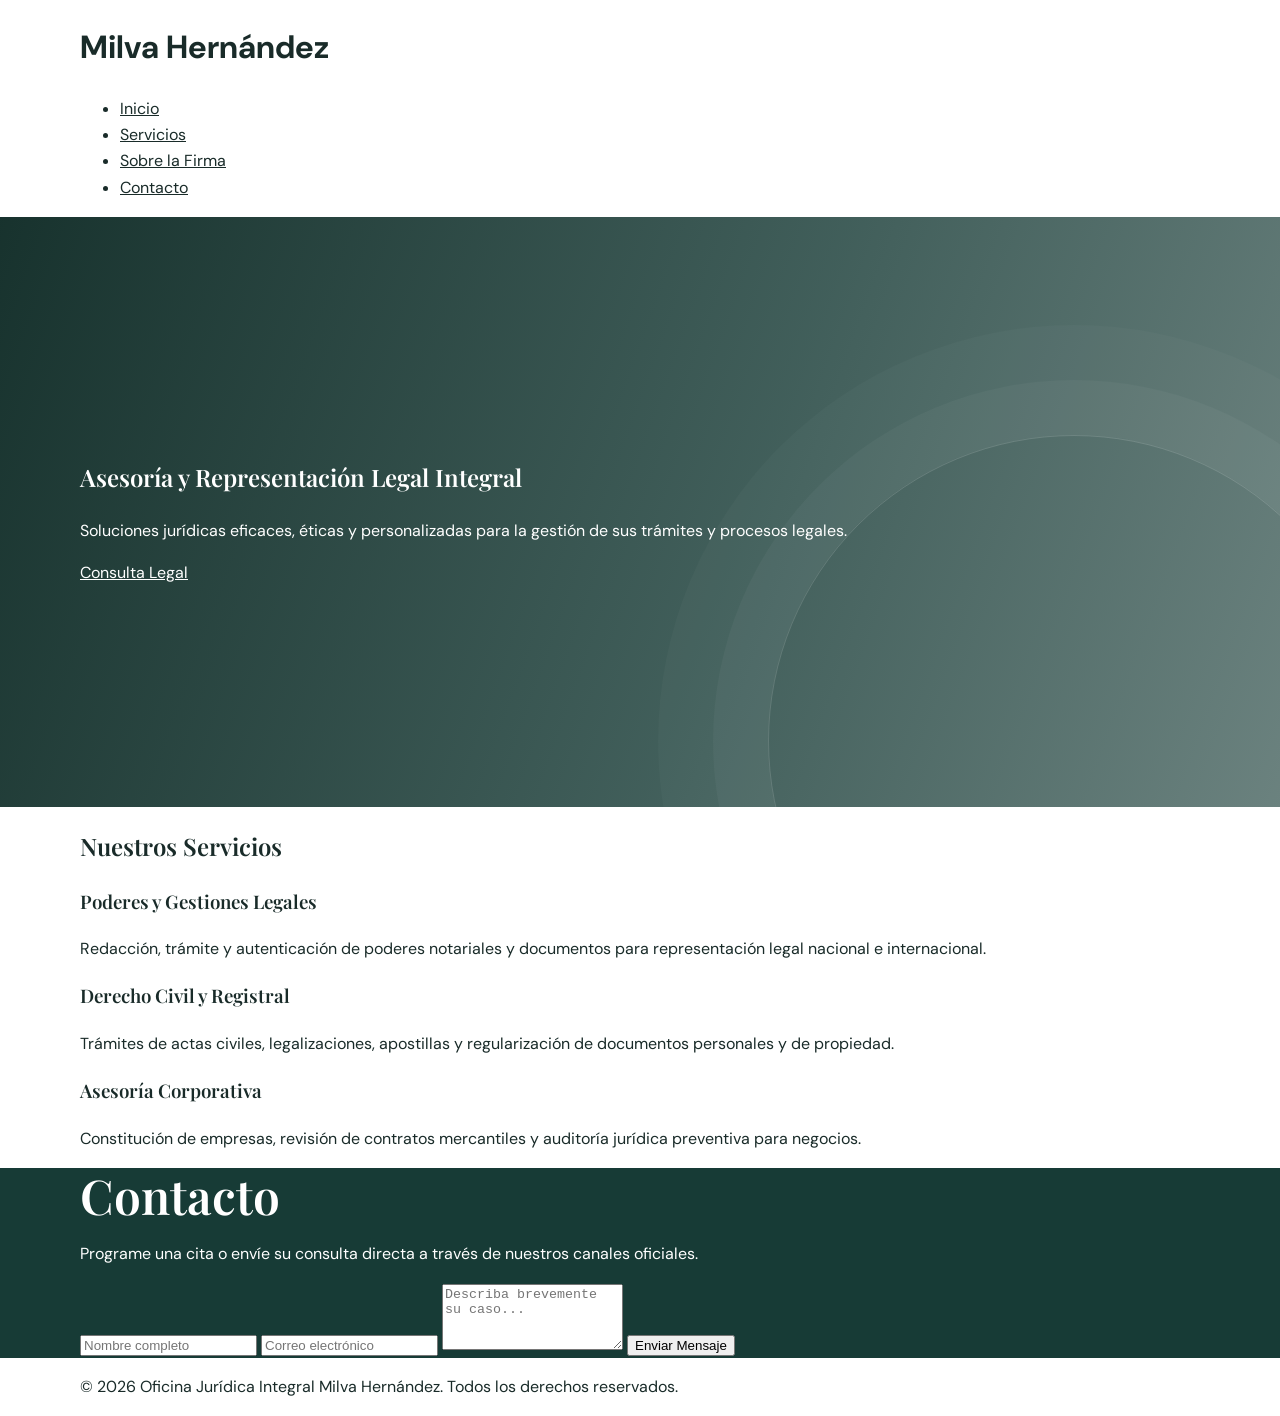
<file: Index.html>
<!DOCTYPE html>
<html lang="es">
<head>
  <meta charset="UTF-8">
  <meta name="viewport" content="width=device-width, initial-scale=1.0">
  <title>Oficina Jurídica Integral Milva Hernández</title>
  <link rel="stylesheet" href="style.css">
</head>
<body>

  <!-- Encabezado / Navegación -->
  <header>
    <div class="container">
      <h1 class="logo">Milva Hernández</h1>
      <nav>
        <ul>
          <li><a href="#inicio">Inicio</a></li>
          <li><a href="#servicios">Servicios</a></li>
          <li><a href="#nosotros">Sobre la Firma</a></li>
          <li><a href="#contacto">Contacto</a></li>
        </ul>
      </nav>
    </div>
  </header>

  <!-- Sección Principal / Hero -->
  <section id="inicio" class="hero">
    <div class="container">
      <h2>Asesoría y Representación Legal Integral</h2>
      <p>Soluciones jurídicas eficaces, éticas y personalizadas para la gestión de sus trámites y procesos legales.</p>
      <a href="#contacto" class="btn-primary">Consulta Legal</a>
    </div>
  </section>

  <!-- Área de Servicios Legal -->
  <section id="servicios" class="services">
    <div class="container">
      <h2>Nuestros Servicios</h2>
      <div class="grid-services">
        <div class="card">
          <h3>Poderes y Gestiones Legales</h3>
          <p>Redacción, trámite y autenticación de poderes notariales y documentos para representación legal nacional e internacional.</p>
        </div>
        <div class="card">
          <h3>Derecho Civil y Registral</h3>
          <p>Trámites de actas civiles, legalizaciones, apostillas y regularización de documentos personales y de propiedad.</p>
        </div>
        <div class="card">
          <h3>Asesoría Corporativa</h3>
          <p>Constitución de empresas, revisión de contratos mercantiles y auditoría jurídica preventiva para negocios.</p>
        </div>
      </div>
    </div>
  </section>

  <!-- Sección de Contacto -->
  <section id="contacto" class="contact">
    <div class="container">
      <h2>Contacto</h2>
      <p>Programe una cita o envíe su consulta directa a través de nuestros canales oficiales.</p>
      <form class="contact-form">
        <input type="text" placeholder="Nombre completo" required>
        <input type="email" placeholder="Correo electrónico" required>
        <textarea rows="4" placeholder="Describa brevemente su caso..." required></textarea>
        <button type="submit" class="btn-primary">Enviar Mensaje</button>
      </form>
    </div>
  </section>

  <!-- Pie de página -->
  <footer>
    <div class="container">
      <p>&copy; 2026 Oficina Jurídica Integral Milva Hernández. Todos los derechos reservados.</p>
    </div>
  </footer>

</body>
</html>
</file>
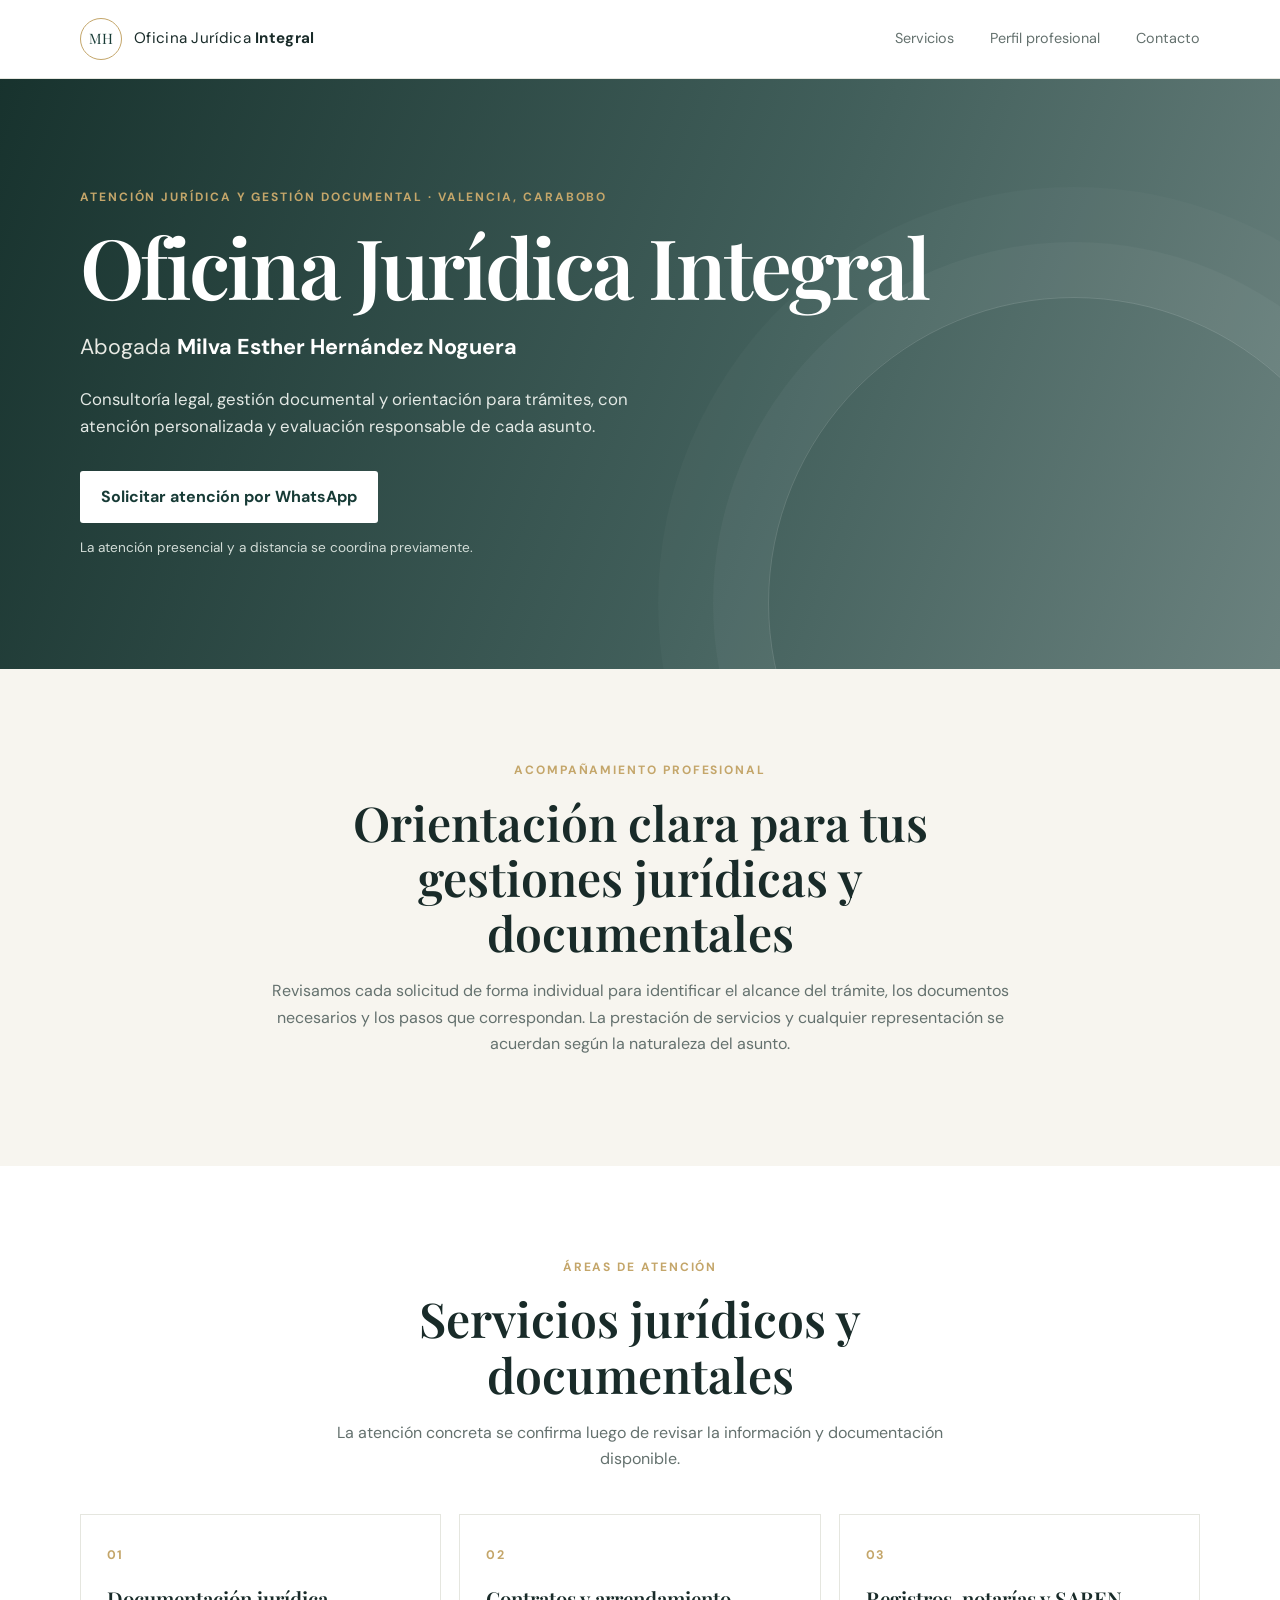
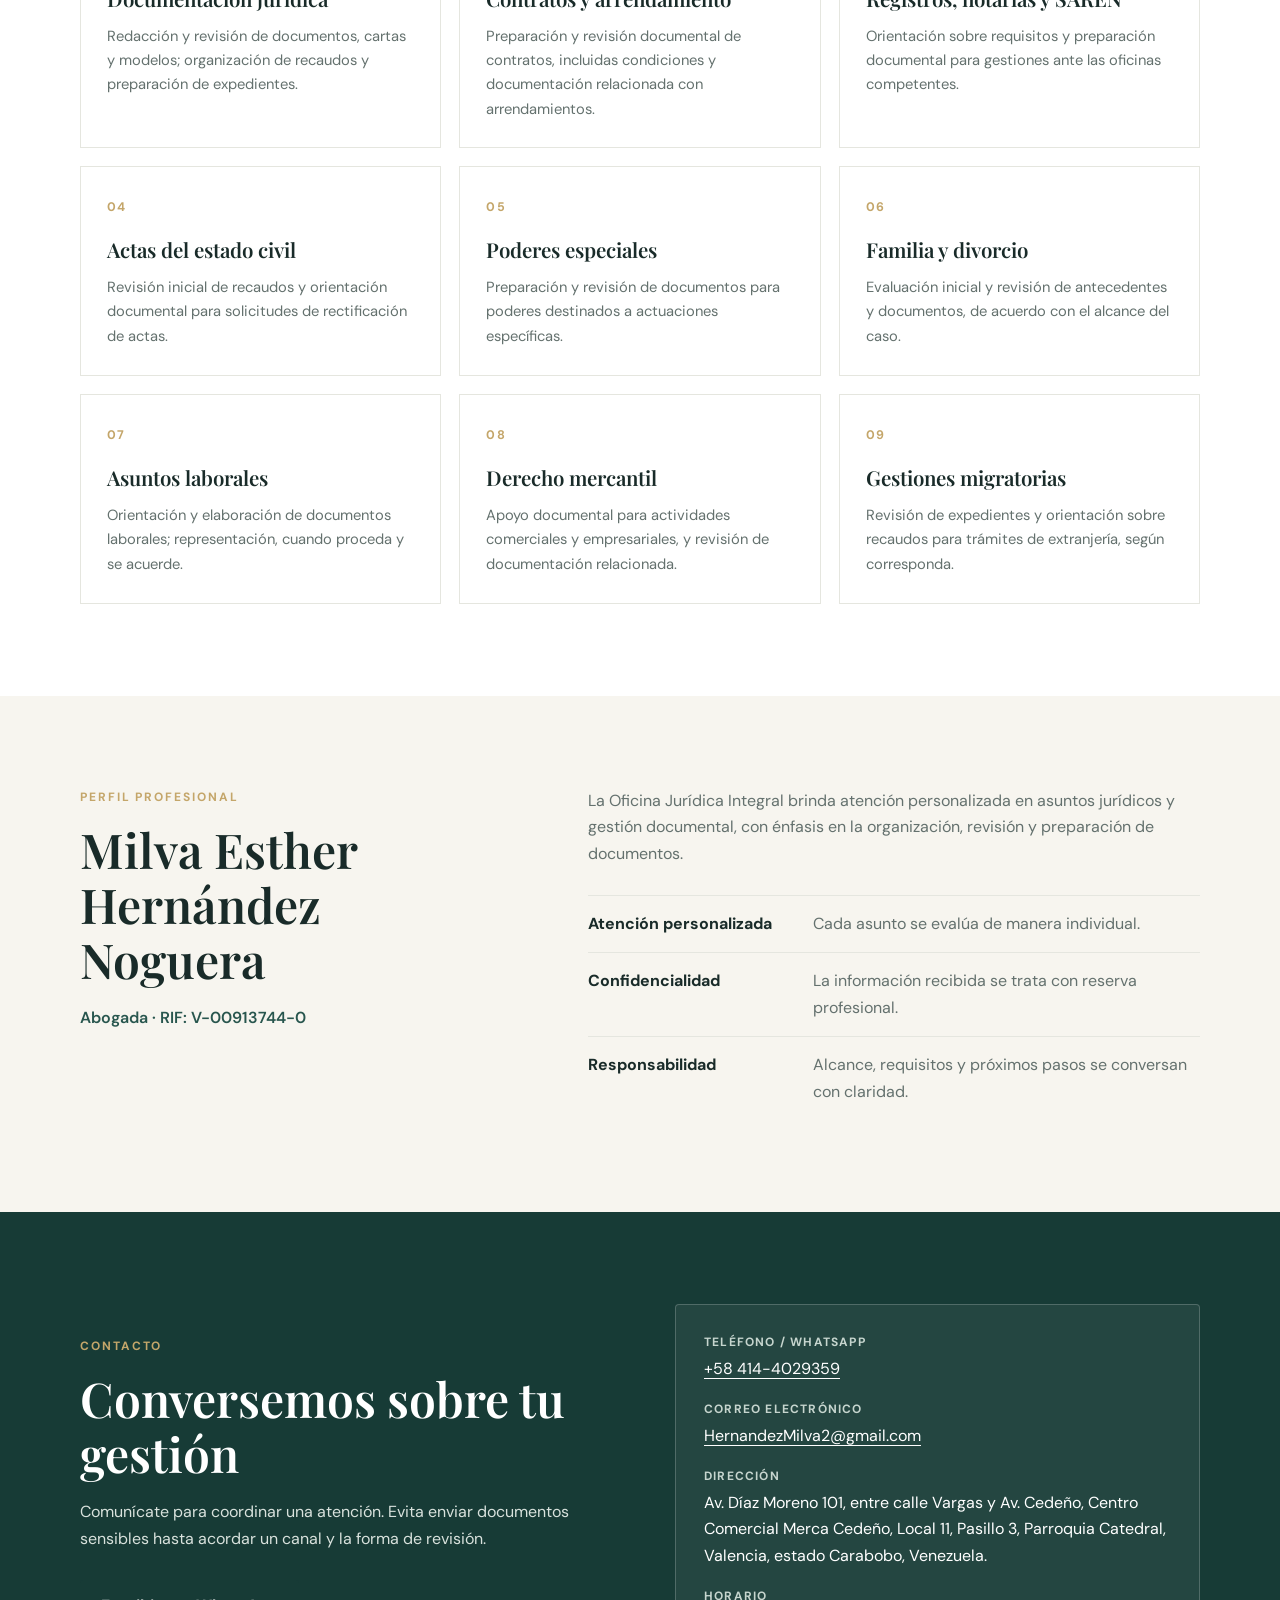
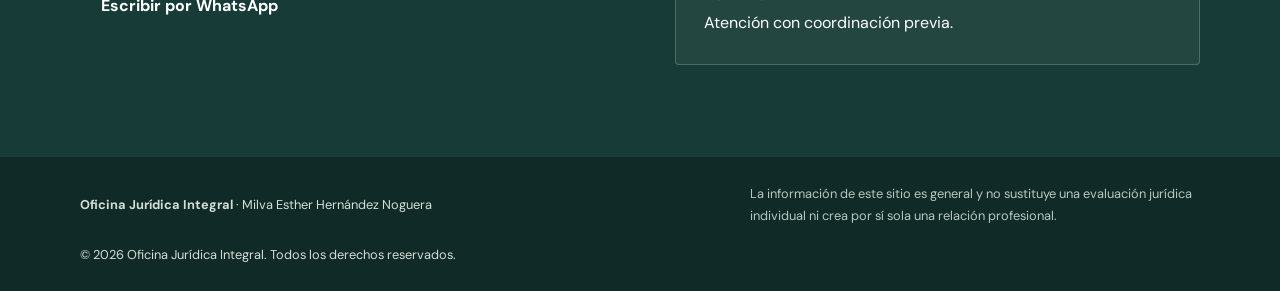
<file: index.html>
<!doctype html>
<html lang="es">
<head>
  <meta charset="utf-8">
  <meta name="viewport" content="width=device-width, initial-scale=1">
  <meta name="description" content="Atención jurídica y apoyo documental en Valencia, Carabobo. Consulta los servicios de la abogada Milva Esther Hernández Noguera.">
  <meta name="theme-color" content="#173b36">
  <title>Oficina Jurídica Integral | Milva Esther Hernández Noguera</title>
  <link rel="stylesheet" href="style.css">
</head>
<body>
  <a class="skip-link" href="#contenido">Saltar al contenido</a>
  <header class="site-header">
    <div class="container header-inner">
      <a class="brand" href="#inicio" aria-label="Oficina Jurídica Integral, inicio">
        <span class="brand-mark" aria-hidden="true">MH</span>
        <span>Oficina Jurídica <strong>Integral</strong></span>
      </a>
      <nav aria-label="Navegación principal">
        <a href="#servicios">Servicios</a>
        <a href="#perfil">Perfil profesional</a>
        <a href="#contacto">Contacto</a>
      </nav>
    </div>
  </header>

  <main id="contenido">
    <section class="hero" id="inicio">
      <div class="container hero-content">
        <p class="eyebrow">Atención jurídica y gestión documental · Valencia, Carabobo</p>
        <h1>Oficina Jurídica Integral</h1>
        <p class="hero-name">Abogada <strong>Milva Esther Hernández Noguera</strong></p>
        <p class="hero-copy">Consultoría legal, gestión documental y orientación para trámites, con atención personalizada y evaluación responsable de cada asunto.</p>
        <a class="button button-light" href="https://wa.me/584144029359" target="_blank" rel="noopener noreferrer">Solicitar atención por WhatsApp</a>
        <p class="hero-note">La atención presencial y a distancia se coordina previamente.</p>
      </div>
    </section>

    <section class="intro section" aria-labelledby="intro-title">
      <div class="container narrow">
        <p class="eyebrow">Acompañamiento profesional</p>
        <h2 id="intro-title">Orientación clara para tus gestiones jurídicas y documentales</h2>
        <p>Revisamos cada solicitud de forma individual para identificar el alcance del trámite, los documentos necesarios y los pasos que correspondan. La prestación de servicios y cualquier representación se acuerdan según la naturaleza del asunto.</p>
      </div>
    </section>

    <section class="services section" id="servicios" aria-labelledby="services-title">
      <div class="container">
        <div class="section-heading">
          <p class="eyebrow">Áreas de atención</p>
          <h2 id="services-title">Servicios jurídicos y documentales</h2>
          <p>La atención concreta se confirma luego de revisar la información y documentación disponible.</p>
        </div>
        <div class="service-grid">
          <article class="service-card"><span class="card-number">01</span><h3>Documentación jurídica</h3><p>Redacción y revisión de documentos, cartas y modelos; organización de recaudos y preparación de expedientes.</p></article>
          <article class="service-card"><span class="card-number">02</span><h3>Contratos y arrendamiento</h3><p>Preparación y revisión documental de contratos, incluidas condiciones y documentación relacionada con arrendamientos.</p></article>
          <article class="service-card"><span class="card-number">03</span><h3>Registros, notarías y SAREN</h3><p>Orientación sobre requisitos y preparación documental para gestiones ante las oficinas competentes.</p></article>
          <article class="service-card"><span class="card-number">04</span><h3>Actas del estado civil</h3><p>Revisión inicial de recaudos y orientación documental para solicitudes de rectificación de actas.</p></article>
          <article class="service-card"><span class="card-number">05</span><h3>Poderes especiales</h3><p>Preparación y revisión de documentos para poderes destinados a actuaciones específicas.</p></article>
          <article class="service-card"><span class="card-number">06</span><h3>Familia y divorcio</h3><p>Evaluación inicial y revisión de antecedentes y documentos, de acuerdo con el alcance del caso.</p></article>
          <article class="service-card"><span class="card-number">07</span><h3>Asuntos laborales</h3><p>Orientación y elaboración de documentos laborales; representación, cuando proceda y se acuerde.</p></article>
          <article class="service-card"><span class="card-number">08</span><h3>Derecho mercantil</h3><p>Apoyo documental para actividades comerciales y empresariales, y revisión de documentación relacionada.</p></article>
          <article class="service-card"><span class="card-number">09</span><h3>Gestiones migratorias</h3><p>Revisión de expedientes y orientación sobre recaudos para trámites de extranjería, según corresponda.</p></article>
        </div>
      </div>
    </section>

    <section class="profile section" id="perfil" aria-labelledby="profile-title">
      <div class="container profile-layout">
        <div class="profile-heading"><p class="eyebrow">Perfil profesional</p><h2 id="profile-title">Milva Esther Hernández Noguera</h2><p class="profile-role">Abogada · RIF: V-00913744-0</p></div>
        <div class="profile-copy"><p>La Oficina Jurídica Integral brinda atención personalizada en asuntos jurídicos y gestión documental, con énfasis en la organización, revisión y preparación de documentos.</p><ul class="values-list"><li><strong>Atención personalizada</strong><span>Cada asunto se evalúa de manera individual.</span></li><li><strong>Confidencialidad</strong><span>La información recibida se trata con reserva profesional.</span></li><li><strong>Responsabilidad</strong><span>Alcance, requisitos y próximos pasos se conversan con claridad.</span></li></ul></div>
      </div>
    </section>

    <section class="contact section" id="contacto" aria-labelledby="contact-title">
      <div class="container contact-layout">
        <div>
          <p class="eyebrow">Contacto</p>
          <h2 id="contact-title">Conversemos sobre tu gestión</h2>
          <p>Comunícate para coordinar una atención. Evita enviar documentos sensibles hasta acordar un canal y la forma de revisión.</p>
          <a class="button button-dark" href="https://wa.me/584144029359" target="_blank" rel="noopener noreferrer">Escribir por WhatsApp</a>
        </div>
        <address class="contact-card">
          <p><span>Teléfono / WhatsApp</span><a href="tel:+584144029359">+58 414-4029359</a></p>
          <p><span>Correo electrónico</span><a href="mailto:HernandezMilva2@gmail.com">HernandezMilva2@gmail.com</a></p>
          <p><span>Dirección</span>Av. Díaz Moreno 101, entre calle Vargas y Av. Cedeño, Centro Comercial Merca Cedeño, Local 11, Pasillo 3, Parroquia Catedral, Valencia, estado Carabobo, Venezuela.</p>
          <p><span>Horario</span>Atención con coordinación previa.</p>
        </address>
      </div>
    </section>
  </main>

  <footer class="site-footer">
    <div class="container footer-inner"><p><strong>Oficina Jurídica Integral</strong> · Milva Esther Hernández Noguera</p><p>La información de este sitio es general y no sustituye una evaluación jurídica individual ni crea por sí sola una relación profesional.</p><p>© <span id="year">2026</span> Oficina Jurídica Integral. Todos los derechos reservados.</p></div>
  </footer>
</body>
</html>
</file>
<file: style.css>
@import url('https://fonts.googleapis.com/css2?family=DM+Sans:wght@400;500;600;700&family=Playfair+Display:wght@500;600;700&display=swap');

:root {
  color-scheme: light;
  --ink: #192b29;
  --muted: #64716e;
  --green: #173b36;
  --green-light: #28564e;
  --cream: #f7f5ef;
  --paper: #fff;
  --gold: #c4a66a;
  --line: #e5e6df;
  --shadow: 0 18px 50px rgba(25, 43, 41, .08);
}

* { box-sizing: border-box; }
html { scroll-behavior: smooth; }
body { margin: 0; color: var(--ink); background: var(--paper); font-family: 'DM Sans', Arial, sans-serif; line-height: 1.65; }
a { color: inherit; }
.container { width: min(1120px, calc(100% - 40px)); margin-inline: auto; }
.narrow { max-width: 760px; }
.skip-link { position: absolute; top: -50px; left: 16px; z-index: 20; padding: 10px 14px; background: white; }
.skip-link:focus { top: 12px; }
.site-header { position: relative; z-index: 2; background: var(--paper); border-bottom: 1px solid var(--line); }
.header-inner { min-height: 78px; display: flex; justify-content: space-between; align-items: center; gap: 24px; }
.brand { display: inline-flex; align-items: center; gap: 12px; text-decoration: none; font-size: .95rem; letter-spacing: .02em; }
.brand-mark { display: grid; width: 42px; height: 42px; place-items: center; border: 1px solid var(--gold); border-radius: 50%; color: var(--green); font-family: 'Playfair Display', Georgia, serif; font-size: .9rem; }
.site-header nav { display: flex; flex-wrap: wrap; gap: clamp(16px, 3vw, 36px); }
.site-header nav a { color: var(--muted); font-size: .9rem; text-decoration: none; }
.site-header nav a:hover, .site-header nav a:focus-visible { color: var(--green); text-decoration: underline; text-underline-offset: 5px; }
.hero { position: relative; display: grid; min-height: 590px; align-items: center; overflow: hidden; color: white; background: linear-gradient(110deg, rgba(14, 42, 37, .96), rgba(23, 59, 54, .82) 57%, rgba(23, 59, 54, .64)); }
.hero::after { position: absolute; right: -100px; bottom: -240px; width: 610px; height: 610px; border: 1px solid rgba(255,255,255,.15); border-radius: 50%; content: ''; box-shadow: 0 0 0 55px rgba(255,255,255,.035), 0 0 0 110px rgba(255,255,255,.025); }
.hero-content { position: relative; z-index: 1; padding-block: 92px; }
.eyebrow { margin: 0 0 14px; color: var(--gold); font-size: .75rem; font-weight: 700; letter-spacing: .16em; text-transform: uppercase; }
.hero h1, h2, h3 { font-family: 'Playfair Display', Georgia, serif; font-weight: 600; }
.hero h1 { max-width: 850px; margin: 0; font-size: clamp(2.8rem, 7vw, 5.2rem); line-height: 1.06; letter-spacing: -.035em; }
.hero-name { margin: 20px 0 0; color: #e7e9e3; font-size: clamp(1.05rem, 2.4vw, 1.35rem); }
.hero-name strong { color: white; }
.hero-copy { max-width: 620px; margin: 20px 0 30px; color: #e3e9e5; font-size: 1.05rem; }
.hero-note { margin: 14px 0 0; color: #d3ddd8; font-size: .85rem; }
.button { display: inline-flex; min-height: 48px; align-items: center; justify-content: center; padding: 12px 20px; border: 1px solid transparent; border-radius: 3px; font-weight: 700; text-decoration: none; transition: background .2s ease, transform .2s ease; }
.button:hover { transform: translateY(-2px); }
.button-light { color: var(--green); background: white; }
.button-light:hover { background: #e9eee9; }
.button-dark { color: white; background: var(--green); }
.button-dark:hover { background: var(--green-light); }
.section { padding-block: 92px; }
.intro { text-align: center; background: var(--cream); }
.intro h2, .section-heading h2, .profile h2, .contact h2 { margin: 0 0 18px; font-size: clamp(2rem, 4vw, 3rem); line-height: 1.15; }
.intro p:last-child, .section-heading > p:last-child { color: var(--muted); }
.services { background: #fff; }
.section-heading { max-width: 680px; margin: 0 auto 42px; text-align: center; }
.service-grid { display: grid; grid-template-columns: repeat(3, 1fr); gap: 18px; }
.service-card { min-height: 210px; padding: 26px; border: 1px solid var(--line); background: white; transition: box-shadow .2s ease, transform .2s ease; }
.service-card:hover { transform: translateY(-3px); box-shadow: var(--shadow); }
.card-number { color: var(--gold); font-size: .78rem; font-weight: 700; letter-spacing: .12em; }
.service-card h3 { margin: 14px 0 8px; font-size: 1.28rem; }
.service-card p { margin: 0; color: var(--muted); font-size: .92rem; }
.profile { background: var(--cream); }
.profile-layout { display: grid; grid-template-columns: .8fr 1.2fr; gap: clamp(35px, 8vw, 100px); align-items: start; }
.profile-role { color: var(--green-light); font-weight: 600; }
.profile-copy > p { margin-top: 0; color: var(--muted); }
.values-list { display: grid; gap: 0; margin: 28px 0 0; padding: 0; list-style: none; }
.values-list li { display: grid; grid-template-columns: minmax(155px, .7fr) 1.3fr; gap: 16px; padding: 15px 0; border-top: 1px solid var(--line); }
.values-list span { color: var(--muted); }
.contact { color: white; background: var(--green); }
.contact-layout { display: grid; grid-template-columns: 1fr 1fr; gap: 70px; align-items: center; }
.contact h2 { max-width: 500px; }
.contact-layout > div > p:not(.eyebrow) { max-width: 500px; margin-bottom: 28px; color: #d9e2dd; }
.contact-card { display: grid; gap: 18px; padding: 28px; border: 1px solid rgba(255,255,255,.2); border-radius: 4px; background: rgba(255,255,255,.06); font-style: normal; }
.contact-card p { margin: 0; overflow-wrap: anywhere; }
.contact-card span { display: block; margin-bottom: 3px; color: #c6d5ce; font-size: .75rem; font-weight: 700; letter-spacing: .1em; text-transform: uppercase; }
.contact-card a { color: white; text-underline-offset: 4px; }
.site-footer { padding-block: 26px; color: #d4ddd8; background: #102b27; font-size: .8rem; }
.footer-inner { display: flex; justify-content: space-between; gap: 18px 32px; align-items: center; flex-wrap: wrap; }
.footer-inner p { margin: 0; }
.footer-inner p:nth-child(2) { max-width: 450px; color: #b7c7c0; }
:focus-visible { outline: 3px solid var(--gold); outline-offset: 3px; }

@media (max-width: 760px) {
  .header-inner { padding-block: 14px; align-items: flex-start; flex-direction: column; }
  .site-header nav { gap: 12px 22px; }
  .hero { min-height: 540px; }
  .hero-content { padding-block: 72px; }
  .service-grid { grid-template-columns: repeat(2, 1fr); }
  .profile-layout, .contact-layout { grid-template-columns: 1fr; gap: 32px; }
  .section { padding-block: 70px; }
}

@media (max-width: 520px) {
  .container { width: min(100% - 32px, 1120px); }
  .site-header nav a { font-size: .82rem; }
  .hero { min-height: 520px; }
  .service-grid { grid-template-columns: 1fr; }
  .service-card { min-height: auto; }
  .values-list li { grid-template-columns: 1fr; gap: 3px; }
  .contact-card { padding: 20px; }
}

@media (prefers-reduced-motion: reduce) {
  html { scroll-behavior: auto; }
  *, *::before, *::after { transition-duration: .01ms !important; }
}
</file>
